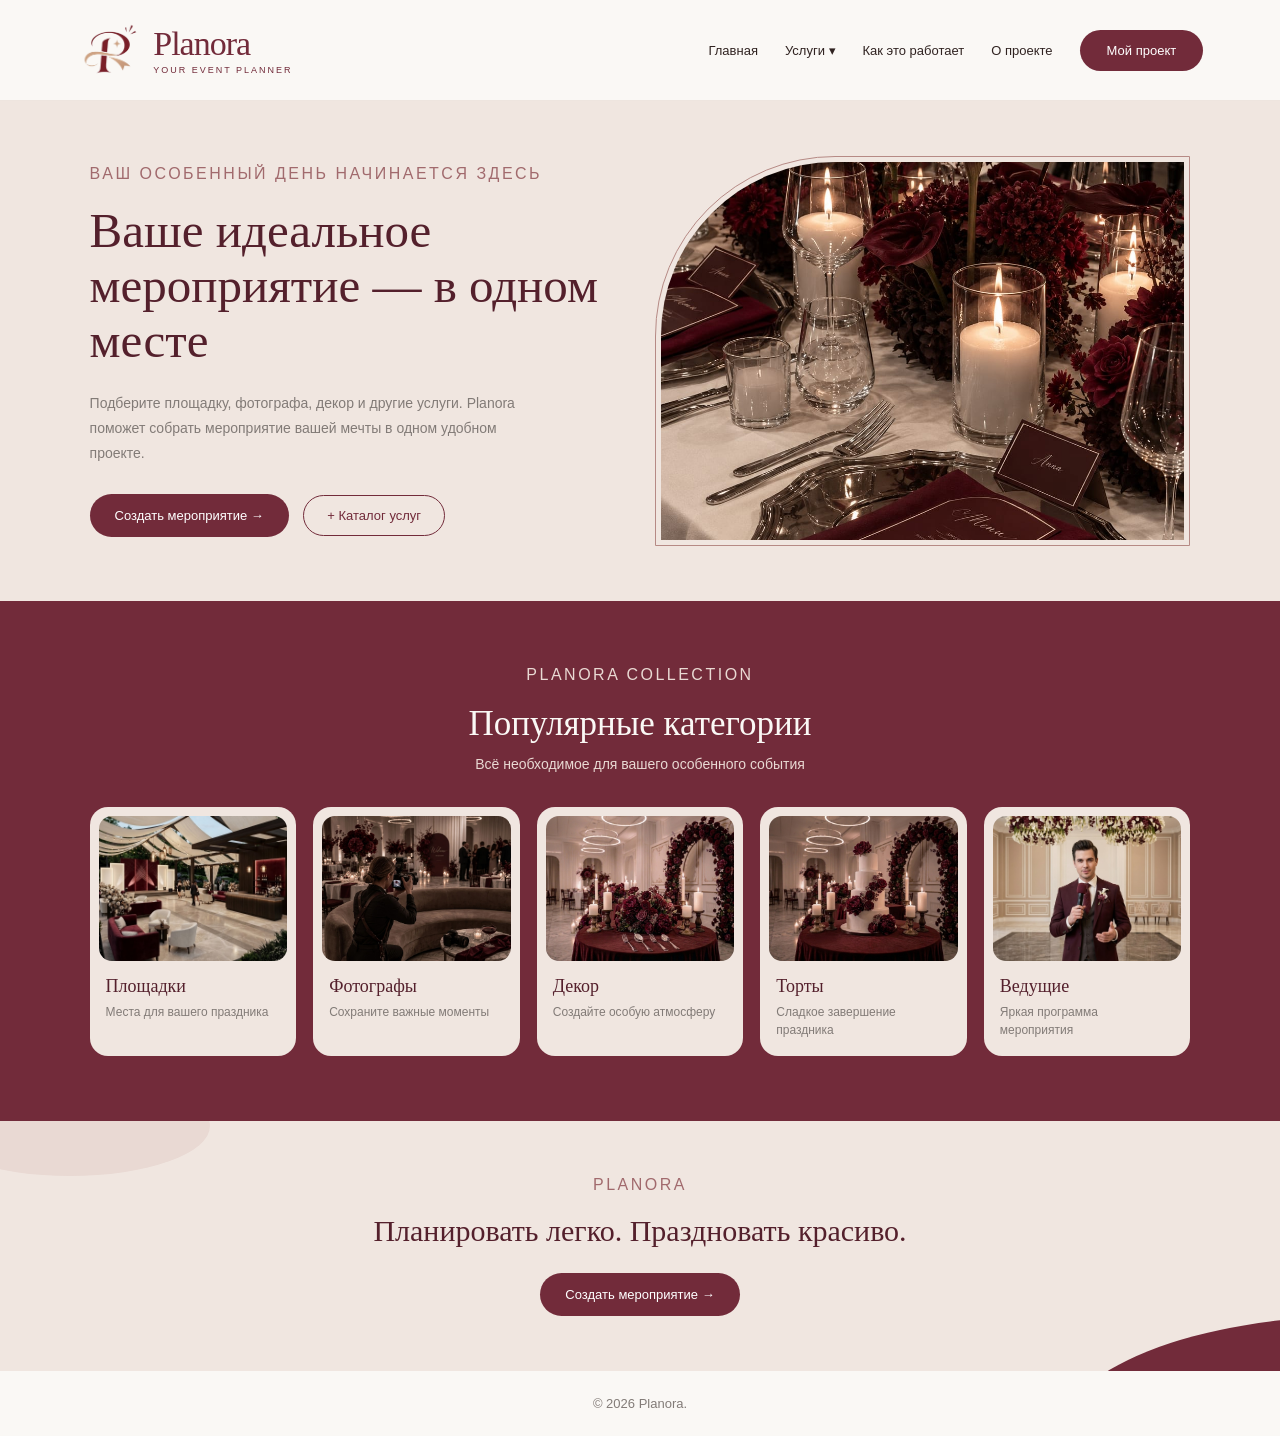
<file: index.html>
<!DOCTYPE html>
<html lang="ru">
<head>
    <meta charset="UTF-8">
    <meta name="viewport" content="width=device-width, initial-scale=1.0">
    <title>Planora — организация мероприятий</title>
    <link rel="stylesheet" href="style.css">
</head>
<body>

<header class="header">
        <a href="index.html" class="logo site-brand">
    <img src="images/logoo.png" alt="Planora логотип" class="site-brand-img"> 
        <span class="logo-text">
            <span class="logo-name">Planora</span>
            <span class="logo-caption">YOUR EVENT PLANNER</span>
        </span>
    </a>

    <nav>
        <a href="index.html">Главная</a>

        <div class="dropdown">
            <a href="catalog.html">Услуги ▾</a>

            <div class="dropdown-content">
                <a href="venues.html">Площадки</a>
                <a href="photographers.html">Фотографы</a>
                <a href="decor.html">Декор</a>
                <a href="cakes.html">Торты</a>
                <a href="hosts.html">Ведущие</a>
            </div>
        </div>

        <a href="how.html">Как это работает</a>
        <a href="about.html">О проекте</a>
        <a href="project.html" class="nav-project">Мой проект</a>
    </nav>

</header>

<main>

    <!-- ПЕРВЫЙ ЭКРАН -->

    <section class="hero">

        <div class="hero-content">

            <p class="subtitle">
                ВАШ ОСОБЕННЫЙ ДЕНЬ НАЧИНАЕТСЯ ЗДЕСЬ
            </p>

            <h1>
                Ваше идеальное мероприятие — в одном месте
            </h1>

            <p>
                Подберите площадку, фотографа, декор и другие услуги.
                Planora поможет собрать мероприятие вашей мечты
                в одном удобном проекте.
            </p>

            <a href="date.html" class="btn">
                Создать мероприятие →
            </a>

            <a href="catalog.html" class="btn-outline">
                + Каталог услуг
            </a>

        </div>

        <div class="hero-image">
            <img src="images/header.jpeg"
                 alt="Красивое оформление мероприятия">
        </div>

    </section>


    <!-- ПОПУЛЯРНЫЕ КАТЕГОРИИ -->

   <section class="section categories-bg">

        <div class="section-heading">

            <p class="subtitle">PLANORA COLLECTION</p>

            <h2>Популярные категории</h2>

            <p>
                Всё необходимое для вашего особенного события
            </p>

        </div>

        <div class="category-grid">

            <a href="venues.html" class="category-card">
                <img src="images/venue.jpeg" alt="Площадки">
                <h3>Площадки</h3>
                <p>Места для вашего праздника</p>
            </a>

            <a href="photographers.html" class="category-card">
                <img src="images/photographe.jpeg" alt="Фотографы">
                <h3>Фотографы</h3>
                <p>Сохраните важные моменты</p>
            </a>

            <a href="decor.html" class="category-card">
                <img src="images/decor.jpeg" alt="Декор">
                <h3>Декор</h3>
                <p>Создайте особую атмосферу</p>
            </a>

            <a href="cakes.html" class="category-card">
                <img src="images/cake.jpeg" alt="Торты">
                <h3>Торты</h3>
                <p>Сладкое завершение праздника</p>
            </a>

            <a href="hosts.html" class="category-card">
                <img src="images/vedushei.jpeg" alt="Ведущие">
                <h3>Ведущие</h3>
                <p>Яркая программа мероприятия</p>
            </a>

        </div>

    </section>


    <!-- НИЖНИЙ БЛОК -->

    <section class="bottom-banner">

        <p class="subtitle">PLANORA</p>

        <h2>
            Планировать легко. Праздновать красиво.
        </h2>

        <a href="date.html" class="btn">
            Создать мероприятие →
        </a>

    </section>

</main>

<footer>
    <p>©️ 2026 Planora.</p>
</footer>

</body>
</html>
</file>
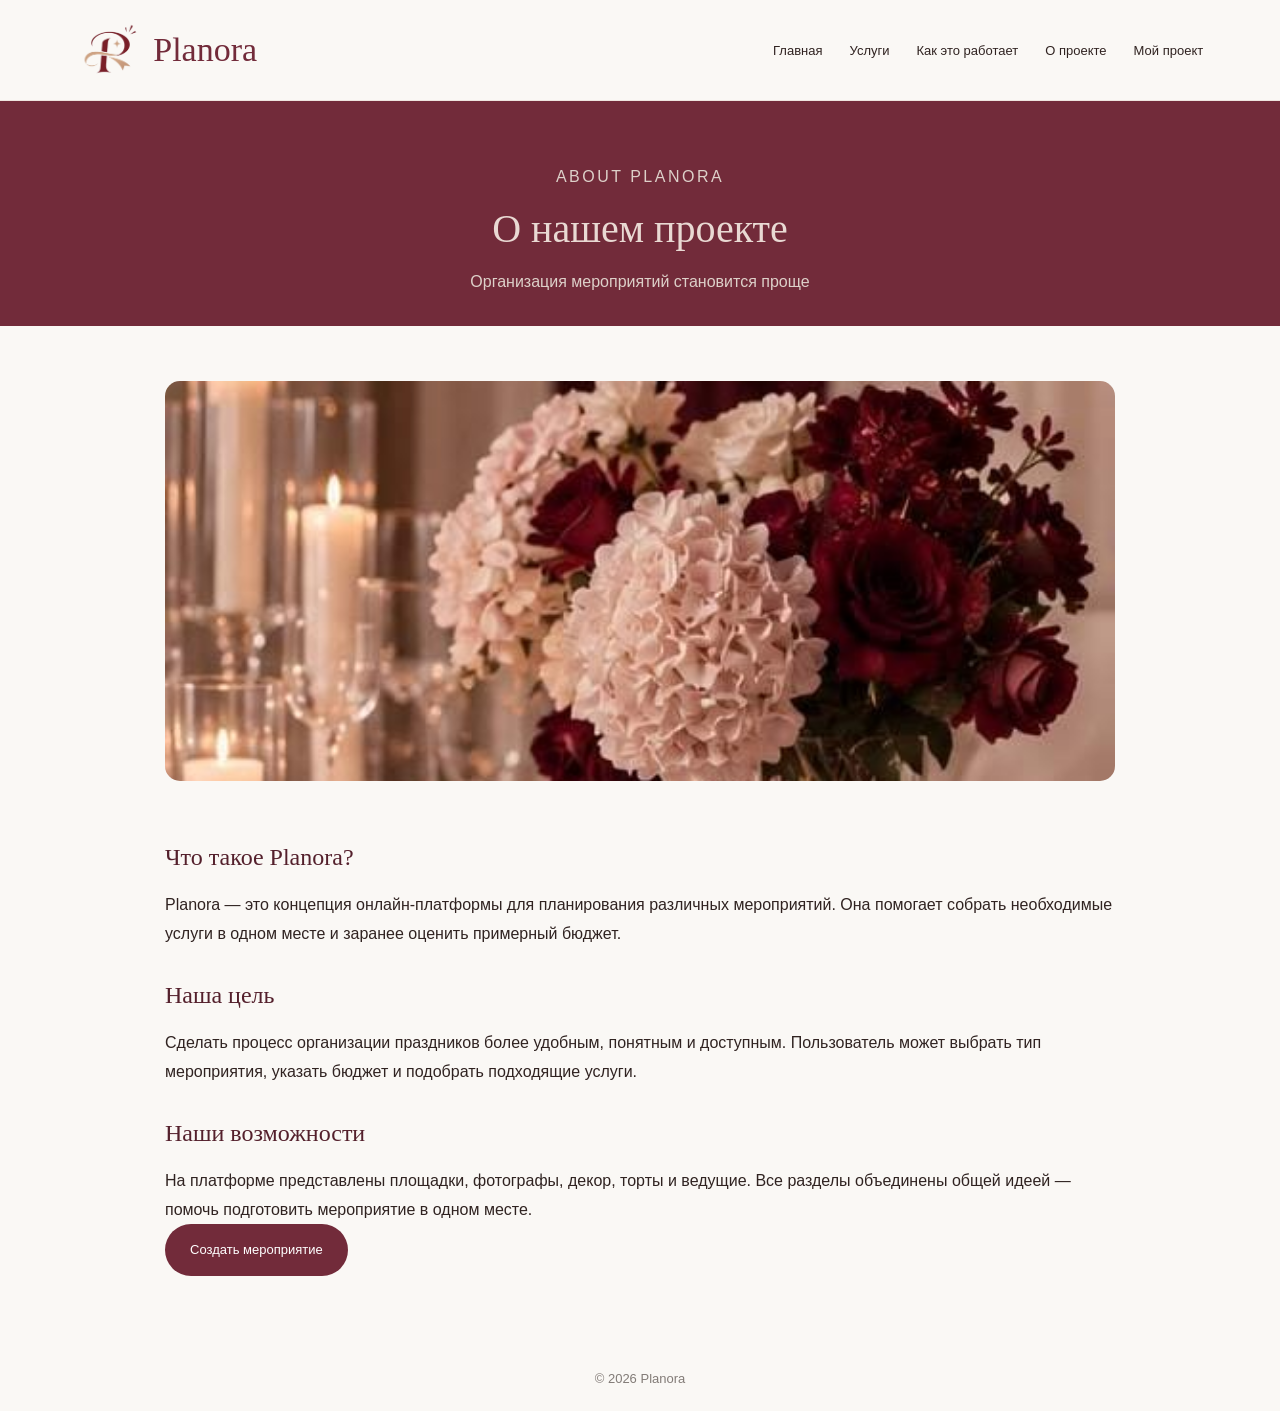
<file: about.html>
<!DOCTYPE html>
<html lang="ru">
<head>
    <meta charset="UTF-8">
    <meta name="viewport" content="width=device-width, initial-scale=1.0">
    <title>О проекте — Planora</title>
    <link rel="stylesheet" href="style.css">
</head>
<body>

<header class="header">
    <a href="index.html" class="logo site-brand">
        <img src="images/logoo.png" alt="Planora логотип" class="site-brand-img">
        <span>Planora</span>
    </a>
    <nav>
        <a href="index.html">Главная</a>
        <a href="catalog.html">Услуги</a>
        <a href="how.html">Как это работает</a>
        <a href="about.html">О проекте</a>
        <a href="project.html">Мой проект</a>
    </nav>
</header>

<section class="page-title">
    <p class="subtitle">ABOUT PLANORA</p>
    <h1>О нашем проекте</h1>
    <p>Организация мероприятий становится проще</p>
</section>

<section class="content">
    <img src="images/other.jpeg" alt="Атмосфера мероприятия">

    <h2>Что такое Planora?</h2>
    <p>
        Planora — это концепция онлайн-платформы для планирования
        различных мероприятий. Она помогает собрать необходимые
        услуги в одном месте и заранее оценить примерный бюджет.
    </p>

    <h2>Наша цель</h2>
    <p>
        Сделать процесс организации праздников более удобным,
        понятным и доступным. Пользователь может выбрать тип
        мероприятия, указать бюджет и подобрать подходящие услуги.
    </p>

    <h2>Наши возможности</h2>
    <p>
        На платформе представлены площадки, фотографы, декор,
        торты и ведущие. Все разделы объединены общей идеей —
        помочь подготовить мероприятие в одном месте.
    </p>

    <a href="date.html" class="btn">Создать мероприятие</a>
</section>

<footer><p>© 2026 Planora</p></footer>

</body>
</html>
</file>
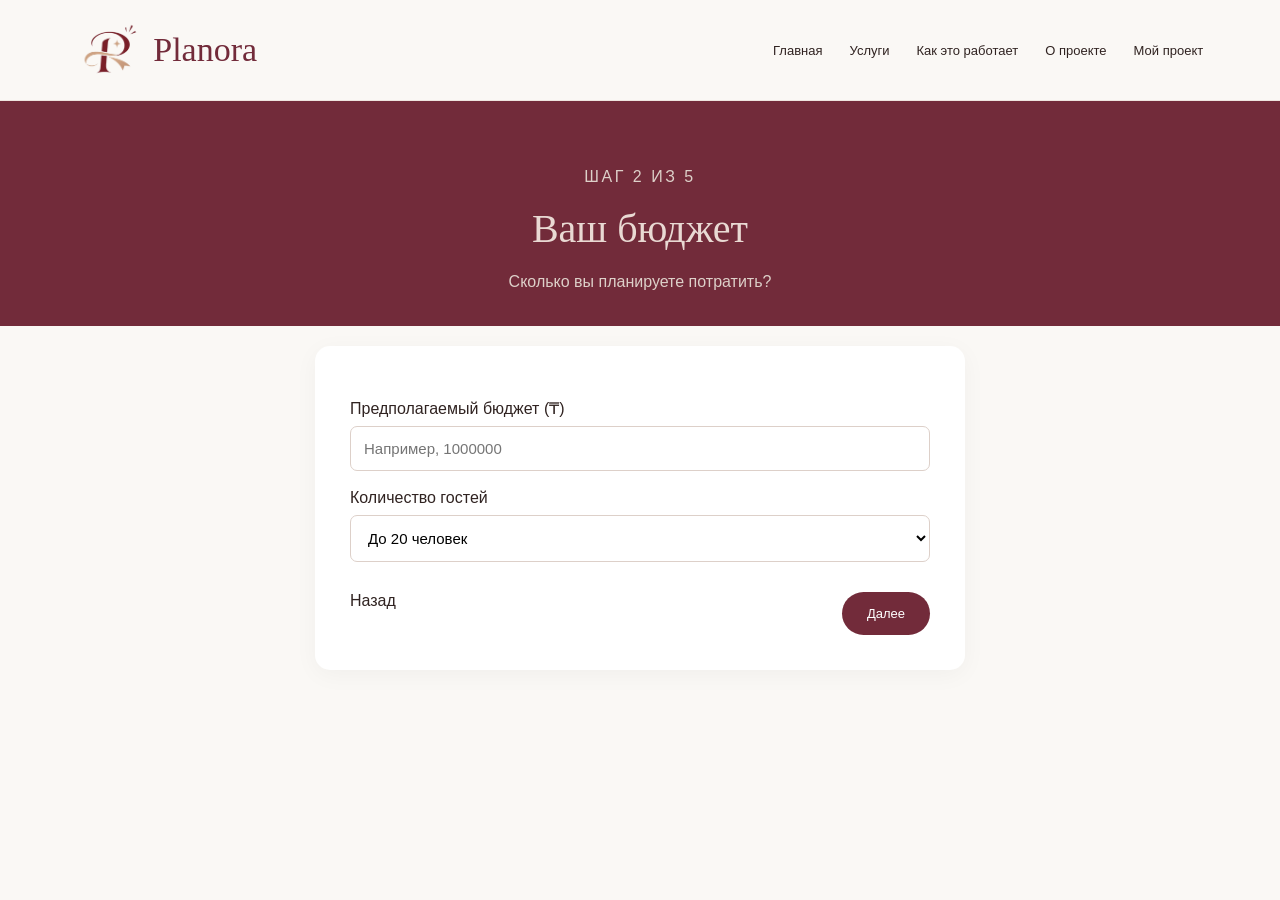
<file: budget.html>
<!DOCTYPE html>
<html lang="ru">
<head>
    <meta charset="UTF-8">
    <meta name="viewport" content="width=device-width, initial-scale=1.0">
    <title>Бюджет — Planora</title>
    <link rel="stylesheet" href="style.css">
</head>
<body>

<header class="header">
   <a href="index.html" class="logo site-brand">
        <img src="images/logoo.png" alt="Planora логотип" class="site-brand-img">
        <span>Planora</span>
    </a>
    <nav>
        <a href="index.html">Главная</a>
        <a href="catalog.html">Услуги</a>
        <a href="how.html">Как это работает</a>
        <a href="about.html">О проекте</a>
        <a href="project.html">Мой проект</a>
    </nav>
</header>

<section class="page-title">
    <p class="subtitle">ШАГ 2 ИЗ 5</p>
    <h1>Ваш бюджет</h1>
    <p>Сколько вы планируете потратить?</p>
</section>

<div class="form-card">
    <label>Предполагаемый бюджет (₸)</label>
    <input type="number" placeholder="Например, 1000000">

    <label>Количество гостей</label>
    <select>
        <option>До 20 человек</option>
        <option>20–50 человек</option>
        <option>50–100 человек</option>
        <option>Более 100 человек</option>
    </select>

    <div class="step-links">
        <a href="date.html">Назад</a>
        <a href="style.html" class="btn">Далее</a>
    </div>
</div>

</body>
</html>
</file>
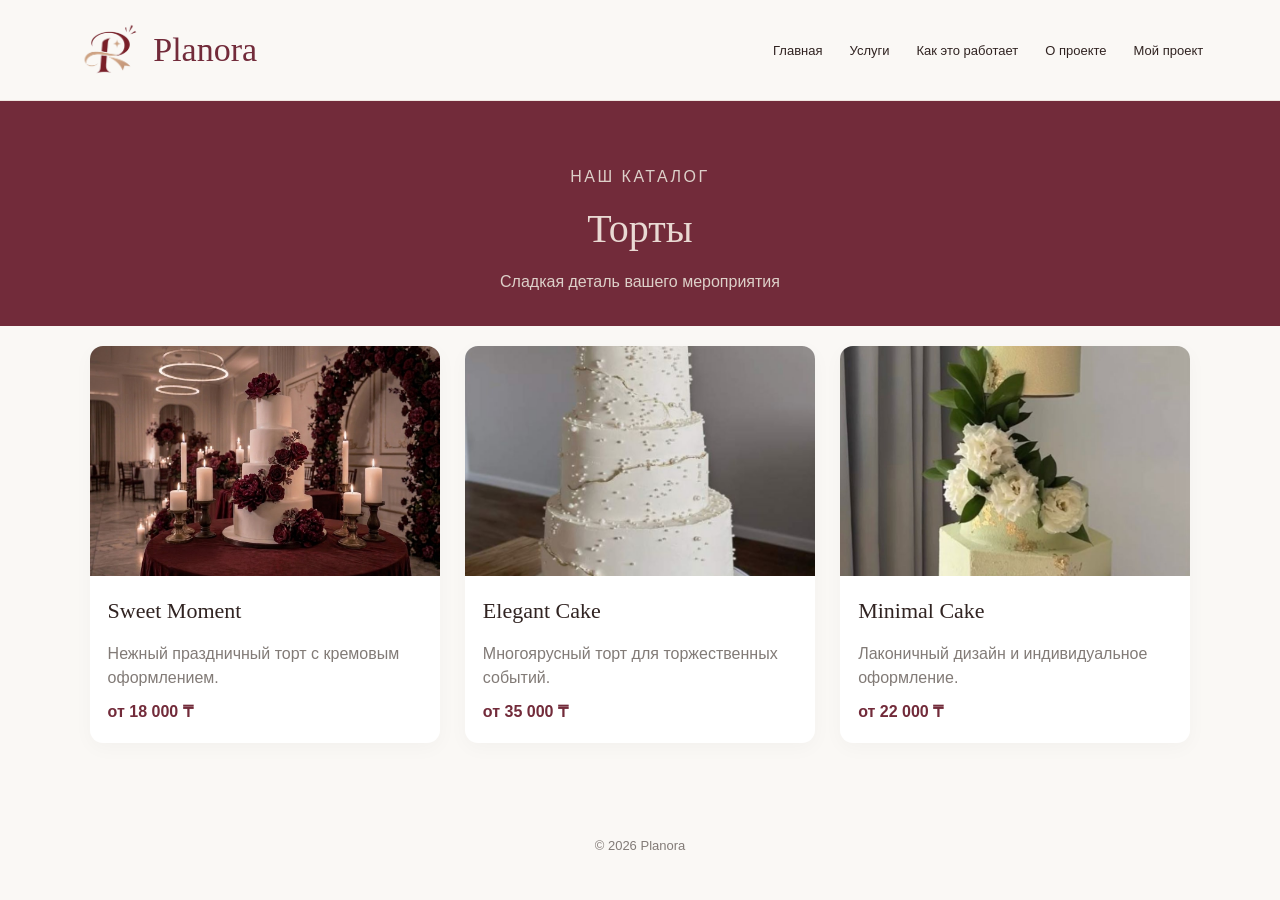
<file: cakes.html>
<!DOCTYPE html>
<html lang="ru">
<head>
<meta charset="UTF-8">
<meta name="viewport" content="width=device-width, initial-scale=1.0">
<title>Торты — Planora</title>
<link rel="stylesheet" href="style.css">
</head>
<body>
<header class="header">
<a href="index.html" class="logo site-brand">
        <img src="images/logoo.png" alt="Planora логотип" class="site-brand-img">
        <span>Planora</span>
    </a>
<nav>
<a href="index.html">Главная</a>
<a href="catalog.html">Услуги</a>
<a href="how.html">Как это работает</a>
<a href="about.html">О проекте</a>
<a href="project.html">Мой проект</a>
</nav>
</header>

<section class="page-title">
<p class="subtitle">НАШ КАТАЛОГ</p>
<h1>Торты</h1>
<p>Сладкая деталь вашего мероприятия</p>
</section>

<section class="cards">
<div class="service-card">
<img src="images/cake.jpeg" alt="Торт Sweet Moment">
<h3>Sweet Moment</h3>
<p>Нежный праздничный торт с кремовым оформлением.</p>
<div class="price">от 18 000 ₸</div>
</div>
<div class="service-card">
<img src="images/tortik.jpeg.jpeg" alt="Торт Elegant">
<h3>Elegant Cake</h3>
<p>Многоярусный торт для торжественных событий.</p>
<div class="price">от 35 000 ₸</div>
</div>
<div class="service-card">
<img src="images/cake5.jpeg.jpeg" alt="Торт Minimal">
<h3>Minimal Cake</h3>
<p>Лаконичный дизайн и индивидуальное оформление.</p>
<div class="price">от 22 000 ₸</div>
</div>
</section>

<footer><p>© 2026 Planora</p></footer>
</body>
</html>
</file>
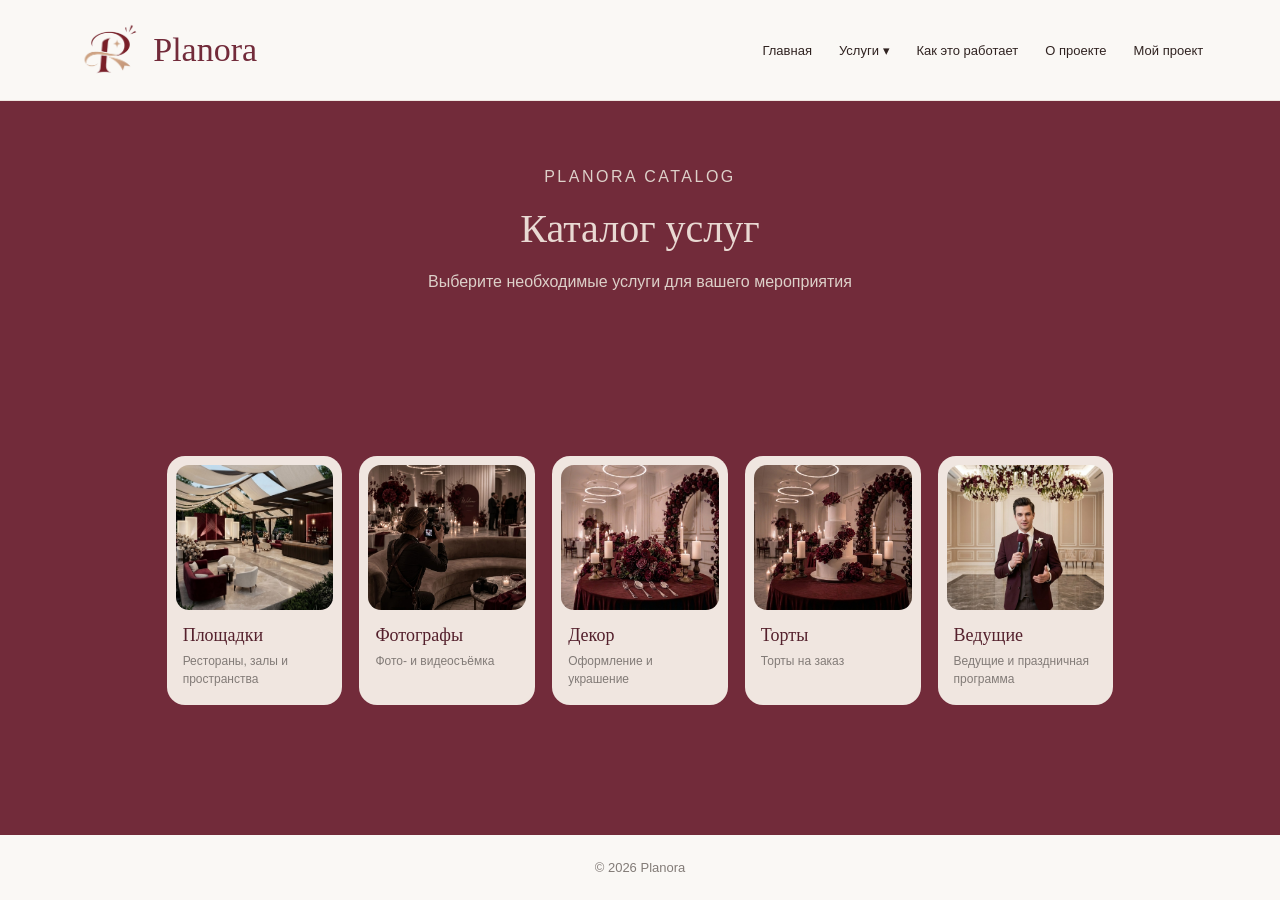
<file: catalog.html>
<!DOCTYPE html>
<html lang="ru">
<head>
    <meta charset="UTF-8">
    <meta name="viewport" content="width=device-width, initial-scale=1.0">
    <title>Каталог услуг — Planora</title>
    <link rel="stylesheet" href="style.css">
</head>
<body>
<header class="header">
   <a href="index.html" class="logo site-brand">
        <img src="images/logoo.png" alt="Planora логотип" class="site-brand-img">
        <span>Planora</span>
    </a>
    <nav>
        <a href="index.html">Главная</a>
        <div class="dropdown">
            <a href="catalog.html">Услуги ▾</a>
            <div class="dropdown-content">
                <a href="venues.html">Площадки</a>
                <a href="photographers.html">Фотографы</a>
                <a href="decor.html">Декор</a>
                <a href="cakes.html">Торты</a>
                <a href="hosts.html">Ведущие</a>
            </div>
        </div>
        <a href="how.html">Как это работает</a>
        <a href="about.html">О проекте</a>
        <a href="project.html">Мой проект</a>
    </nav>
</header>

<section class="page-title">
    <p class="subtitle">PLANORA CATALOG</p>
    <h1>Каталог услуг</h1>
    <p>Выберите необходимые услуги для вашего мероприятия</p>
</section>
<section class="section categories-bg">
<div class="services-bg">
<section class="category-grid section">
    <a href="venues.html" class="category-card">
        <img src="images/venue.jpeg" alt="Площадки">
        <h3>Площадки</h3>
        <p>Рестораны, залы и пространства</p>
    </a>
    <a href="photographers.html" class="category-card">
        <img src="images/photographe.jpeg" alt="Фотографы">
        <h3>Фотографы</h3>
        <p>Фото- и видеосъёмка</p>
    </a>
    <a href="decor.html" class="category-card">
        <img src="images/decor.jpeg" alt="Декор">
        <h3>Декор</h3>
        <p>Оформление и украшение</p>
    </a>
    <a href="cakes.html" class="category-card">
        <img src="images/cake.jpeg" alt="Торты">
        <h3>Торты</h3>
        <p>Торты на заказ</p>
    </a>
    <a href="hosts.html" class="category-card">
        <img src="images/vedushei.jpeg" alt="Ведущие">
        <h3>Ведущие</h3>
        <p>Ведущие и праздничная программа</p>
    </a>
</section>
</div>
</section>
<footer><p>© 2026 Planora</p></footer>
</body>
</html>
</file>
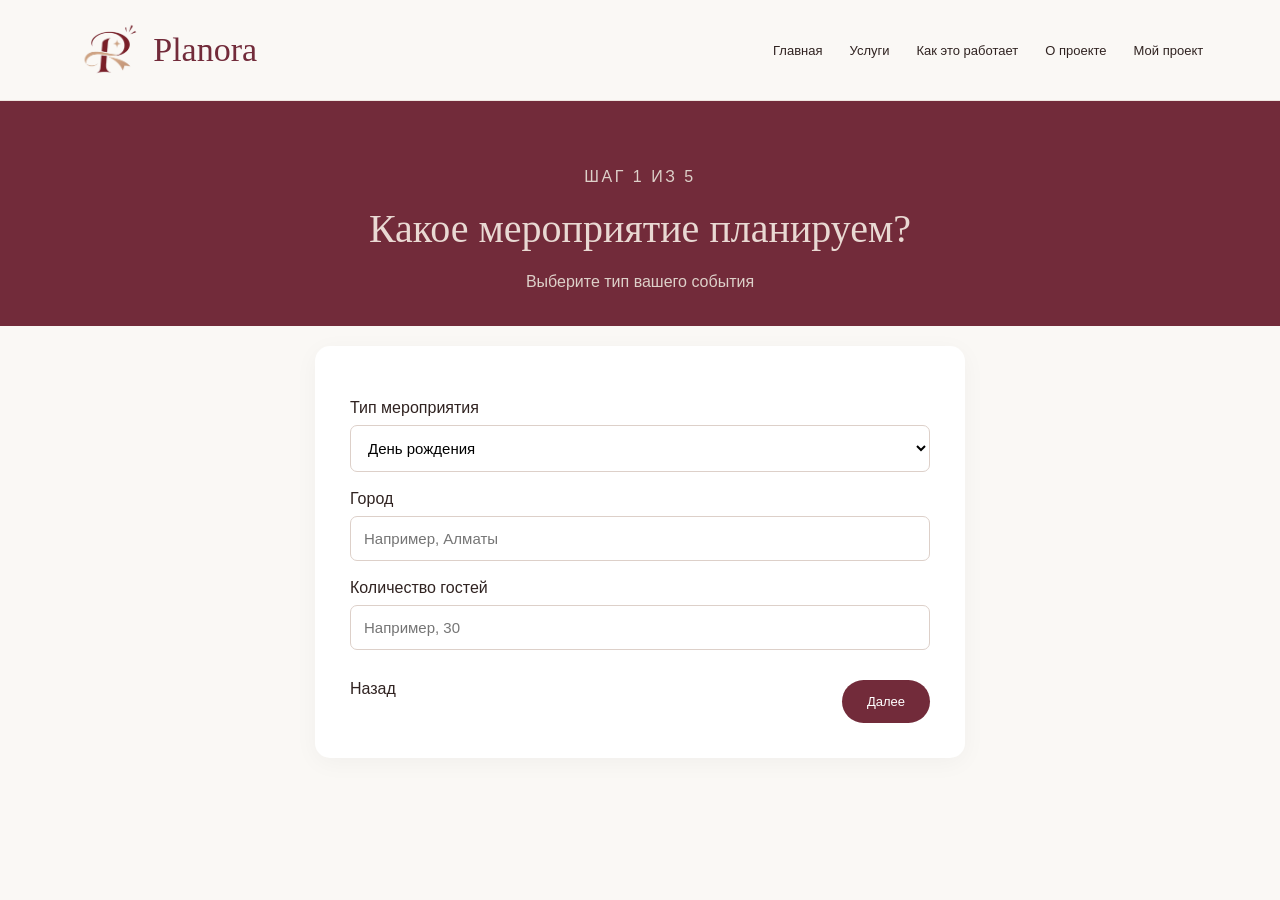
<file: date.html>
<!DOCTYPE html>
<html lang="ru">
<head>
    <meta charset="UTF-8">
    <meta name="viewport" content="width=device-width, initial-scale=1.0">
    <title>Создание мероприятия — Planora</title>
    <link rel="stylesheet" href="style.css">
</head>
<body>

<header class="header">
    <a href="index.html" class="logo site-brand">
        <img src="images/logoo.png" alt="Planora логотип" class="site-brand-img">
        <span>Planora</span>
    </a>
    <nav>
        <a href="index.html">Главная</a>
        <a href="catalog.html">Услуги</a>
        <a href="how.html">Как это работает</a>
        <a href="about.html">О проекте</a>
        <a href="project.html">Мой проект</a>
    </nav>
</header>

<section class="page-title">
    <p class="subtitle">ШАГ 1 ИЗ 5</p>
    <h1>Какое мероприятие планируем?</h1>
    <p>Выберите тип вашего события</p>
</section>

<div class="form-card">
    <label>Тип мероприятия</label>
    <select>
        <option>День рождения</option>
        <option>Свадьба</option>
        <option>Выпускной</option>
        <option>Корпоратив</option>
        <option>Другое</option>
    </select>

    <label>Город</label>
    <input type="text" placeholder="Например, Алматы">

    <label>Количество гостей</label>
    <input type="number" placeholder="Например, 30">

    <div class="step-links">
        <a href="index.html">Назад</a>
        <a href="budget.html" class="btn">Далее</a>
    </div>
</div>

</body>
</html>
</file>
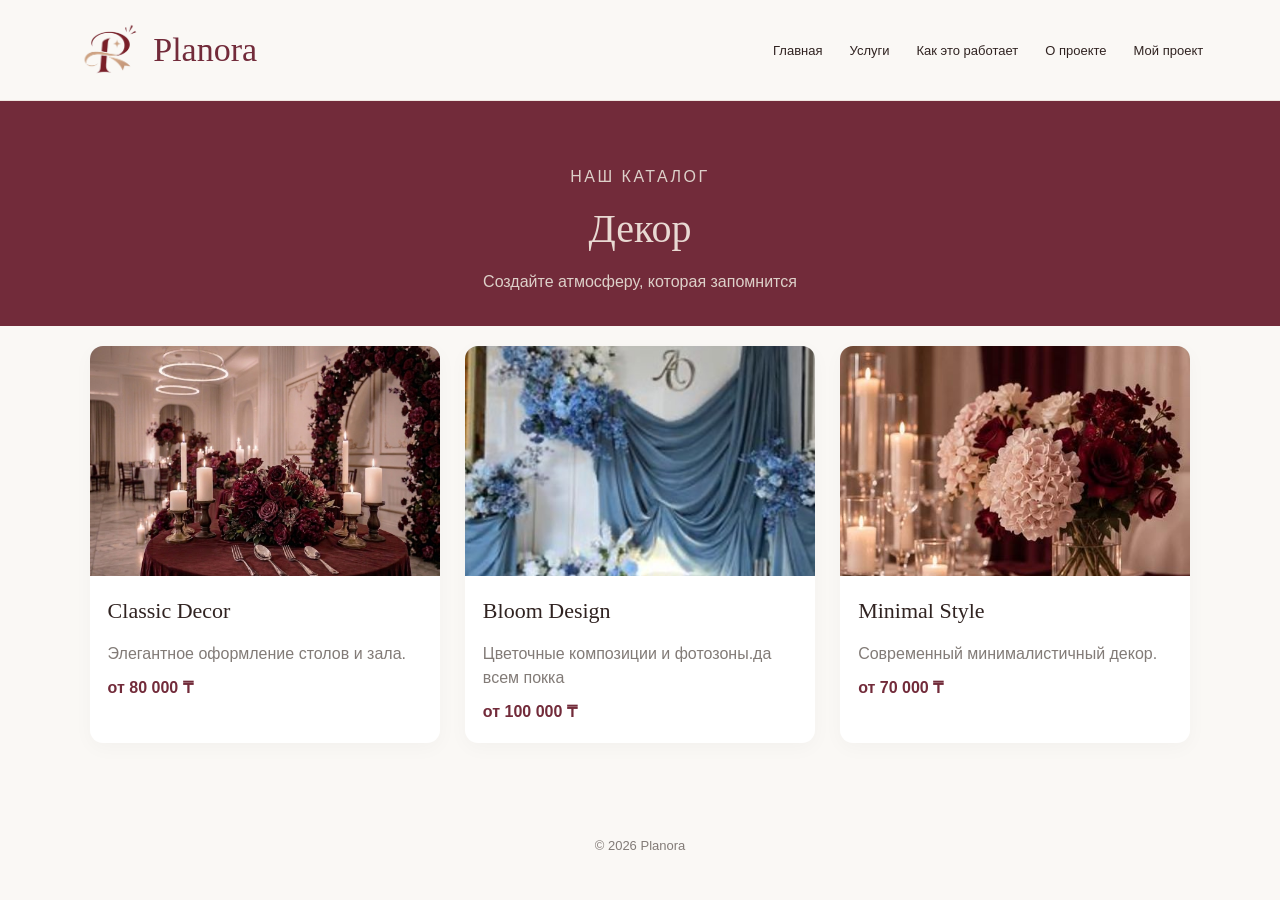
<file: decor.html>
<!DOCTYPE html>
<html lang="ru">
<head>
<meta charset="UTF-8">
<meta name="viewport" content="width=device-width, initial-scale=1.0">
<title>Декор — Planora</title>
<link rel="stylesheet" href="style.css">
</head>
<body>
<header class="header">
<a href="index.html" class="logo site-brand">
        <img src="images/logoo.png" alt="Planora логотип" class="site-brand-img">
        <span>Planora</span>
    </a>
<nav>
<a href="index.html">Главная</a>
<a href="catalog.html">Услуги</a>
<a href="how.html">Как это работает</a>
<a href="about.html">О проекте</a>
<a href="project.html">Мой проект</a>
</nav>
</header>

<section class="page-title">
<p class="subtitle">НАШ КАТАЛОГ</p>
<h1>Декор</h1>
<p>Создайте атмосферу, которая запомнится</p>
</section>

<section class="cards">
<div class="service-card">
<img src="images/decor.jpeg" alt="Декор Classic">
<h3>Classic Decor</h3>
<p>Элегантное оформление столов и зала.</p>
<div class="price">от 80 000 ₸</div>
</div>
<div class="service-card">
<img src="images/venue blue.jpeg" alt="Декор Bloom">
<h3>Bloom Design</h3>
<p>Цветочные композиции и фотозоны.да всем покка</p>
<div class="price">от 100 000 ₸</div>
</div>
<div class="service-card">
<img src="images/other.jpeg" alt="Декор Minimal">
<h3>Minimal Style</h3>
<p>Современный минималистичный декор.</p>
<div class="price">от 70 000 ₸</div>
</div>
</section>

<footer><p>© 2026 Planora</p></footer>
</body>
</html>
</file>
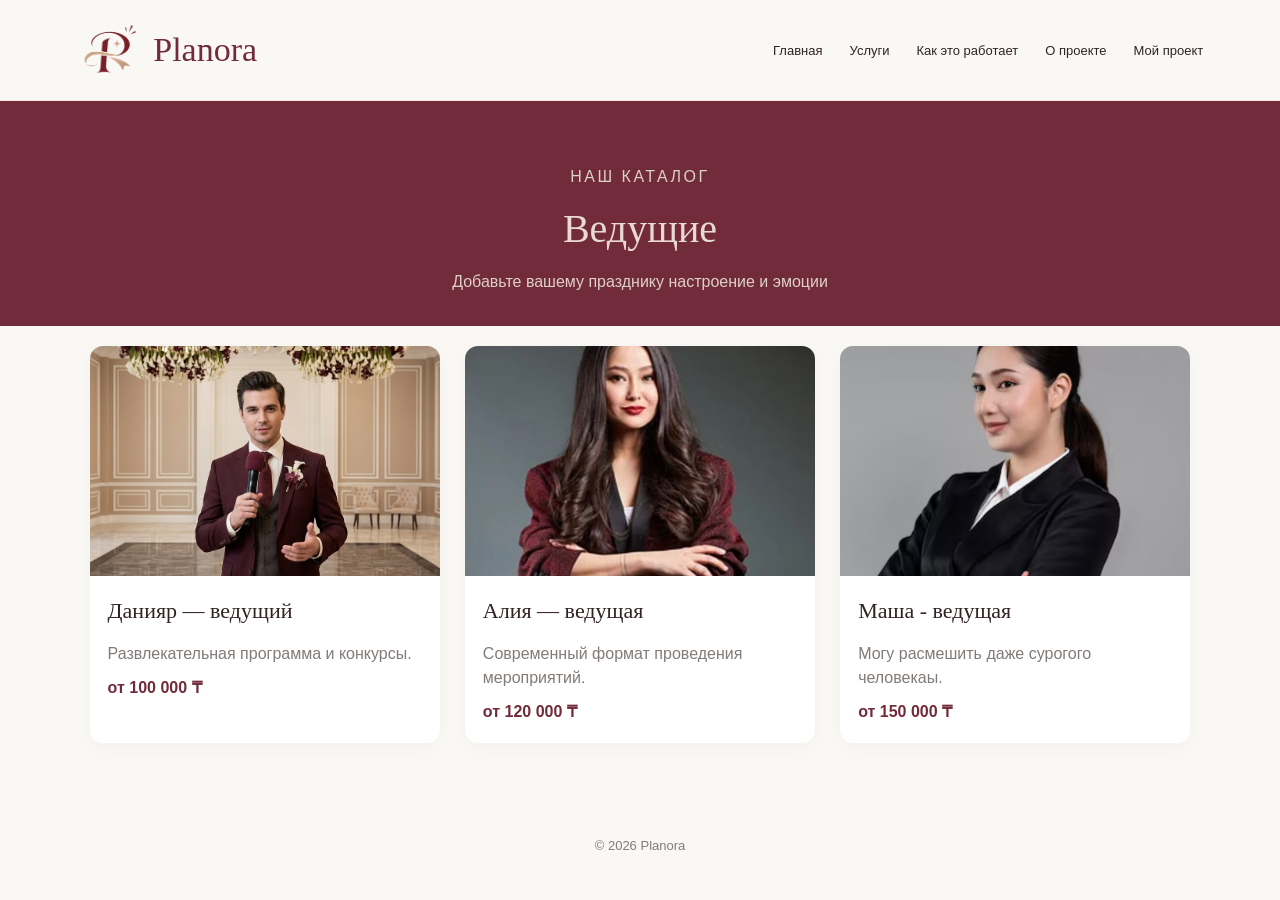
<file: hosts.html>
<!DOCTYPE html>
<html lang="ru">
<head>
<meta charset="UTF-8">
<meta name="viewport" content="width=device-width, initial-scale=1.0">
<title>Ведущие — Planora</title>
<link rel="stylesheet" href="style.css">
</head>
<body>
<header class="header">
<a href="index.html" class="logo site-brand">
        <img src="images/logoo.png" alt="Planora логотип" class="site-brand-img">
        <span>Planora</span>
    </a>
<nav>
<a href="index.html">Главная</a>
<a href="catalog.html">Услуги</a>
<a href="how.html">Как это работает</a>
<a href="about.html">О проекте</a>
<a href="project.html">Мой проект</a>
</nav>
</header>

<section class="page-title">
<p class="subtitle">НАШ КАТАЛОГ</p>
<h1>Ведущие</h1>
<p>Добавьте вашему празднику настроение и эмоции</p>
</section>

<section class="cards">
<div class="service-card">
<img src="images/vedushei.jpeg" alt="Ведущий Данияр">
<h3>Данияр — ведущий</h3>
<p>Развлекательная программа и конкурсы.</p>
<div class="price">от 100 000 ₸</div>
</div>
<div class="service-card">
<img src="images/krasnivedusi.jpeg.jpeg" alt="Ведущая Алия">
<h3>Алия — ведущая</h3>
<p>Современный формат проведения мероприятий.</p>
<div class="price">от 120 000 ₸</div>
</div>
<div class="service-card">
<img src="images/vedushivcostume.jpeg.jpeg" alt="Event Team">
<h3>Маша - ведущая</h3>
<p>Могу расмешить даже сурогого человекаы.</p>
<div class="price">от 150 000 ₸</div>
</div>
</section>

<footer><p>© 2026 Planora</p></footer>
</body>
</html>
</file>
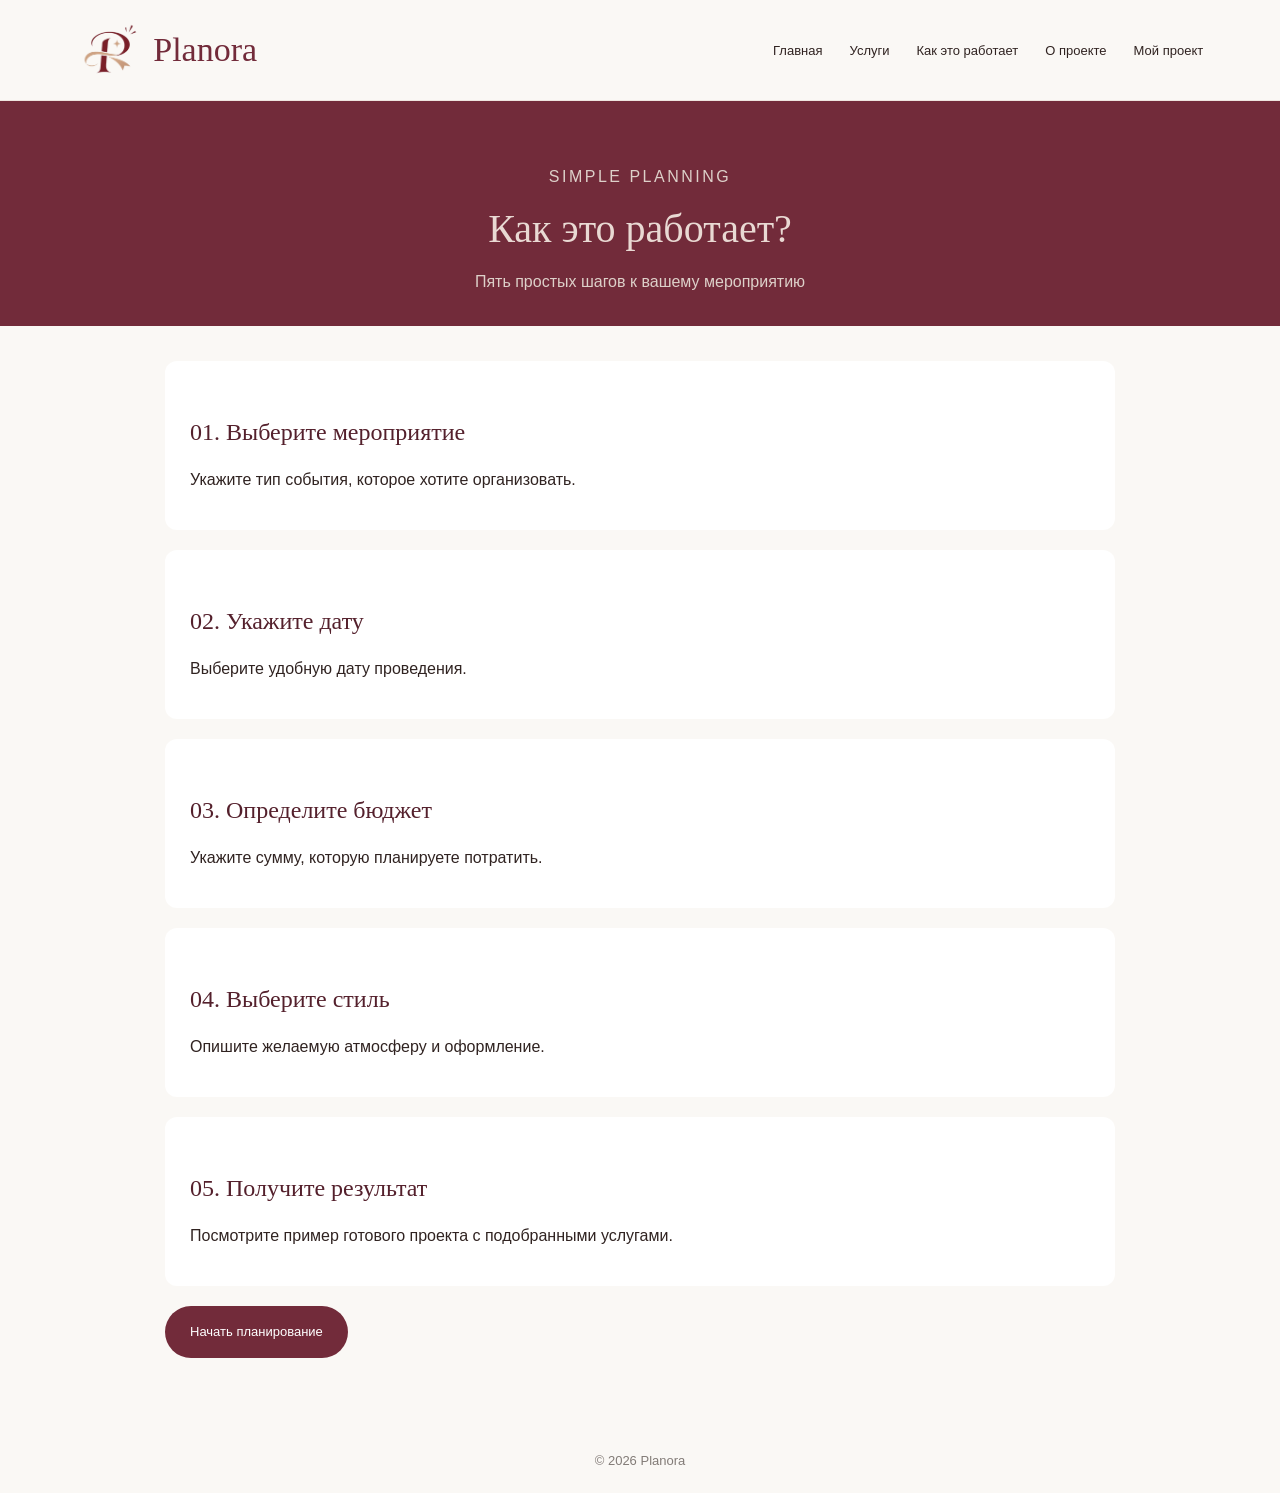
<file: how.html>
<!DOCTYPE html>
<html lang="ru">
<head>
    <meta charset="UTF-8">
    <meta name="viewport" content="width=device-width, initial-scale=1.0">
    <title>Как это работает — Planora</title>
    <link rel="stylesheet" href="style.css">
</head>
<body>

<header class="header">
    <a href="index.html" class="logo site-brand">
        <img src="images/logoo.png" alt="Planora логотип" class="site-brand-img">
        <span>Planora</span>
    </a>
    <nav>
        <a href="index.html">Главная</a>
        <a href="catalog.html">Услуги</a>
        <a href="how.html">Как это работает</a>
        <a href="about.html">О проекте</a>
        <a href="project.html">Мой проект</a>
    </nav>
</header>

<section class="page-title">
    <p class="subtitle">SIMPLE PLANNING</p>
    <h1>Как это работает?</h1>
    <p>Пять простых шагов к вашему мероприятию</p>
</section>

<section class="content">
    <div class="project-info">
        <h2>01. Выберите мероприятие</h2>
        <p>Укажите тип события, которое хотите организовать.</p>
    </div>

    <div class="project-info">
        <h2>02. Укажите дату</h2>
        <p>Выберите удобную дату проведения.</p>
    </div>

    <div class="project-info">
        <h2>03. Определите бюджет</h2>
        <p>Укажите сумму, которую планируете потратить.</p>
    </div>

    <div class="project-info">
        <h2>04. Выберите стиль</h2>
        <p>Опишите желаемую атмосферу и оформление.</p>
    </div>

    <div class="project-info">
        <h2>05. Получите результат</h2>
        <p>Посмотрите пример готового проекта с подобранными услугами.</p>
    </div>

    <a href="date.html" class="btn">Начать планирование</a>
</section>

<footer><p>© 2026 Planora</p></footer>

</body>
</html>
</file>
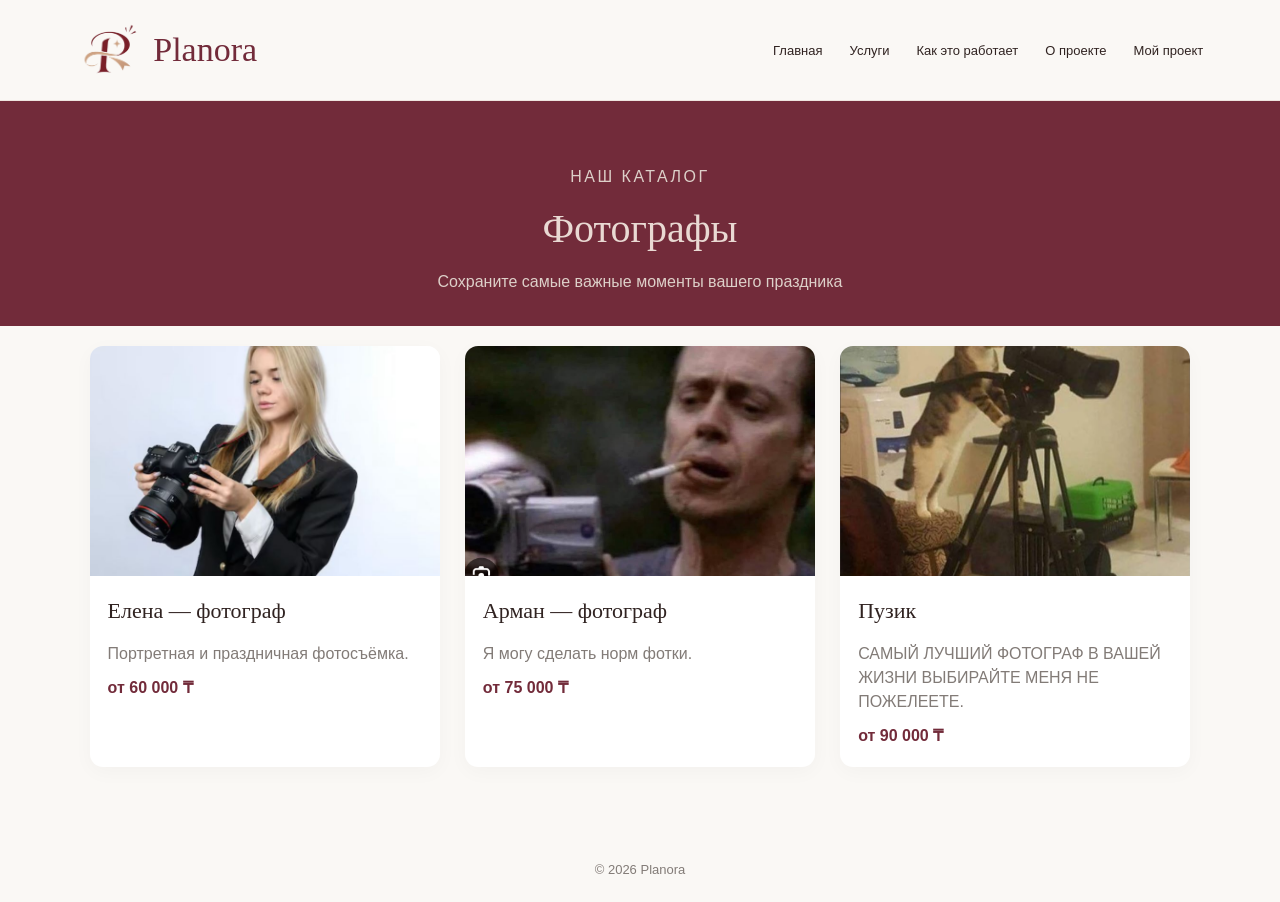
<file: photographers.html>
<!DOCTYPE html>
<html lang="ru">
<head>
<meta charset="UTF-8">
<meta name="viewport" content="width=device-width, initial-scale=1.0">
<title>Фотографы — Planora</title>
<link rel="stylesheet" href="style.css">
</head>
<body>
<header class="header">
<a href="index.html" class="logo site-brand">
        <img src="images/logoo.png" alt="Planora логотип" class="site-brand-img">
        <span>Planora</span>
    </a>
<nav>
<a href="index.html">Главная</a>
<a href="catalog.html">Услуги</a>
<a href="how.html">Как это работает</a>
<a href="about.html">О проекте</a>
<a href="project.html">Мой проект</a>
</nav>
</header>

<section class="page-title">
<p class="subtitle">НАШ КАТАЛОГ</p>
<h1>Фотографы</h1>
<p>Сохраните самые важные моменты вашего праздника</p>
</section>

<section class="cards">
<div class="service-card">
<img src="images/photoshop.jpeg.jpeg" alt="Фотограф Елена">
<h3>Елена — фотограф</h3>
<p>Портретная и праздничная фотосъёмка.</p>
<div class="price">от 60 000 ₸</div>
</div>
<div class="service-card">
<img src="images/operator.jpeg" alt="Фотограф Арман">
<h3>Арман — фотограф</h3>
<p>Я могу сделать норм фотки.</p>
<div class="price">от 75 000 ₸</div>
</div>
<div class="service-card">
<img src="images/pusicpgotograpg.jpeg.jpeg" alt="Фотограф Studio">
<h3>Пузик</h3>
<p>САМЫЙ ЛУЧШИЙ ФОТОГРАФ В ВАШЕЙ ЖИЗНИ ВЫБИРАЙТЕ МЕНЯ НЕ ПОЖЕЛЕЕТЕ.</p>
<div class="price">от 90 000 ₸</div>
</div>
</section>

<footer><p>© 2026 Planora</p></footer>
</body>
</html>
</file>
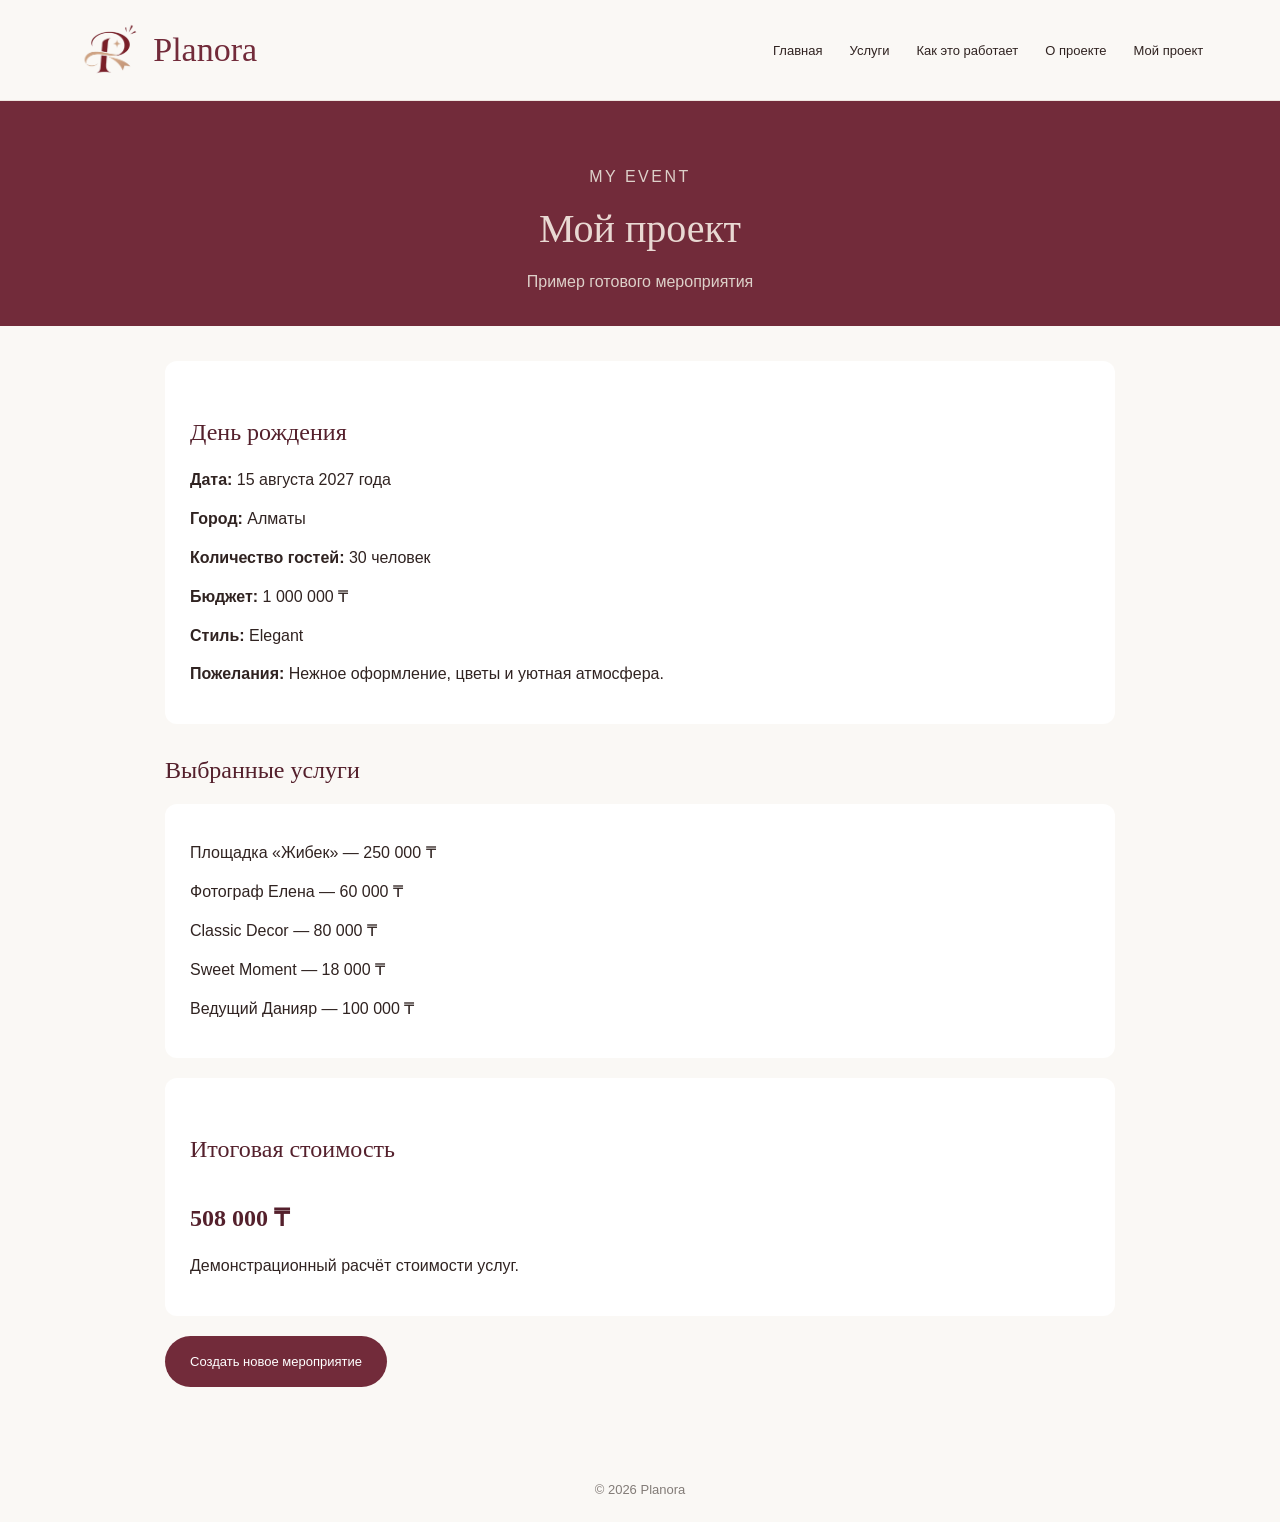
<file: project.html>
<!DOCTYPE html>
<html lang="ru">
<head>
    <meta charset="UTF-8">
    <meta name="viewport" content="width=device-width, initial-scale=1.0">
    <title>Мой проект — Planora</title>
    <link rel="stylesheet" href="style.css">
</head>
<body>

<header class="header">
   <a href="index.html" class="logo site-brand">
        <img src="images/logoo.png" alt="Planora логотип" class="site-brand-img">
        <span>Planora</span>
    </a>
    <nav>
        <a href="index.html">Главная</a>
        <a href="catalog.html">Услуги</a>
        <a href="how.html">Как это работает</a>
        <a href="about.html">О проекте</a>
        <a href="project.html">Мой проект</a>
    </nav>
</header>

<section class="page-title">
    <p class="subtitle">MY EVENT</p>
    <h1>Мой проект</h1>
    <p>Пример готового мероприятия</p>
</section>

<section class="content">
    <div class="project-info">
        <h2>День рождения</h2>
        <p><b>Дата:</b> 15 августа 2027 года</p>
        <p><b>Город:</b> Алматы</p>
        <p><b>Количество гостей:</b> 30 человек</p>
        <p><b>Бюджет:</b> 1 000 000 ₸</p>
        <p><b>Стиль:</b> Elegant</p>
        <p><b>Пожелания:</b> Нежное оформление, цветы и уютная атмосфера.</p>
    </div>

    <h2>Выбранные услуги</h2>

    <div class="project-info">
        <p>Площадка «Жибек» — 250 000 ₸</p>
        <p>Фотограф Елена — 60 000 ₸</p>
        <p>Classic Decor — 80 000 ₸</p>
        <p>Sweet Moment — 18 000 ₸</p>
        <p>Ведущий Данияр — 100 000 ₸</p>
    </div>

    <div class="project-info">
        <h2>Итоговая стоимость</h2>
        <h2 class="price">508 000 ₸</h2>
        <p>Демонстрационный расчёт стоимости услуг.</p>
    </div>

    <a href="date.html" class="btn">Создать новое мероприятие</a>
</section>

<footer><p>© 2026 Planora</p></footer>

</body>
</html>
</file>
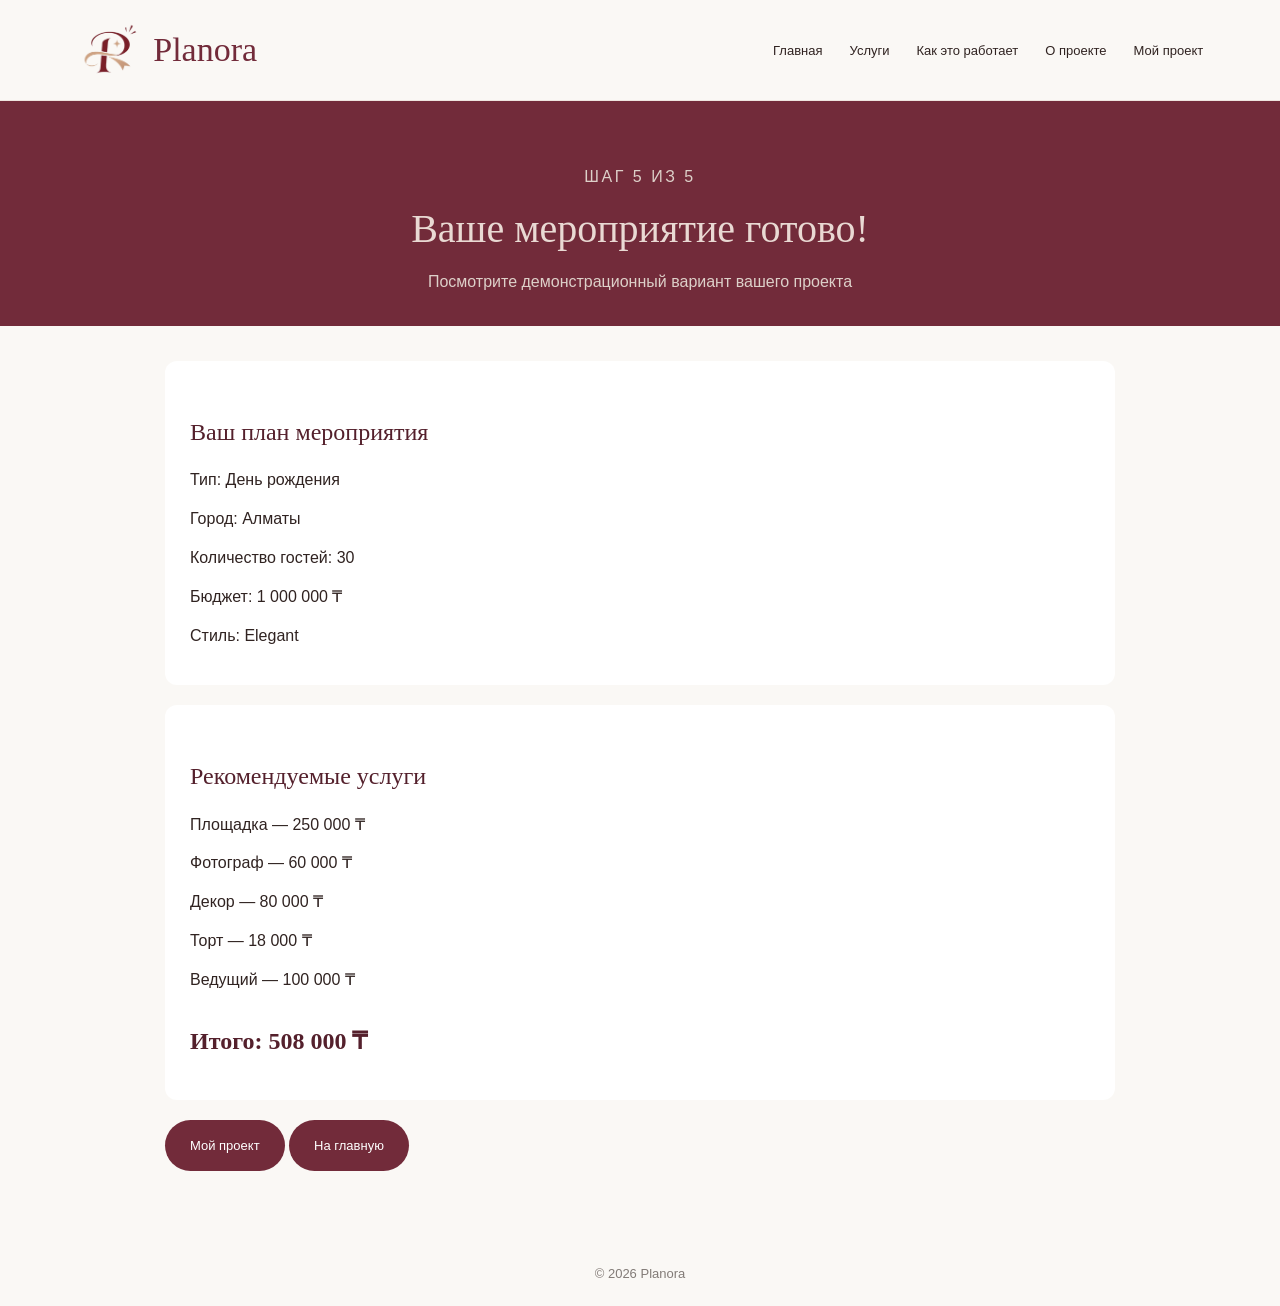
<file: result.html>
<!DOCTYPE html>
<html lang="ru">
<head>
    <meta charset="UTF-8">
    <meta name="viewport" content="width=device-width, initial-scale=1.0">
    <title>Результат — Planora</title>
    <link rel="stylesheet" href="style.css">
</head>
<body>

<header class="header">
    <a href="index.html" class="logo site-brand">
        <img src="images/logoo.png" alt="Planora логотип" class="site-brand-img">
        <span>Planora</span>
    </a>
    <nav>
        <a href="index.html">Главная</a>
        <a href="catalog.html">Услуги</a>
        <a href="how.html">Как это работает</a>
        <a href="about.html">О проекте</a>
        <a href="project.html">Мой проект</a>
    </nav>
</header>

<section class="page-title">
    <p class="subtitle">ШАГ 5 ИЗ 5</p>
    <h1>Ваше мероприятие готово!</h1>
    <p>Посмотрите демонстрационный вариант вашего проекта</p>
</section>

<section class="content">
    <div class="project-info">
        <h2>Ваш план мероприятия</h2>
        <p>Тип: День рождения</p>
        <p>Город: Алматы</p>
        <p>Количество гостей: 30</p>
        <p>Бюджет: 1 000 000 ₸</p>
        <p>Стиль: Elegant</p>
    </div>

    <div class="project-info">
        <h2>Рекомендуемые услуги</h2>
        <p>Площадка — 250 000 ₸</p>
        <p>Фотограф — 60 000 ₸</p>
        <p>Декор — 80 000 ₸</p>
        <p>Торт — 18 000 ₸</p>
        <p>Ведущий — 100 000 ₸</p>
        <h2 class="price">Итого: 508 000 ₸</h2>
    </div>

    <a href="project.html" class="btn">Мой проект</a>
    <a href="index.html" class="btn">На главную</a>
</section>

<footer><p>© 2026 Planora</p></footer>

</body>
</html>
</file>
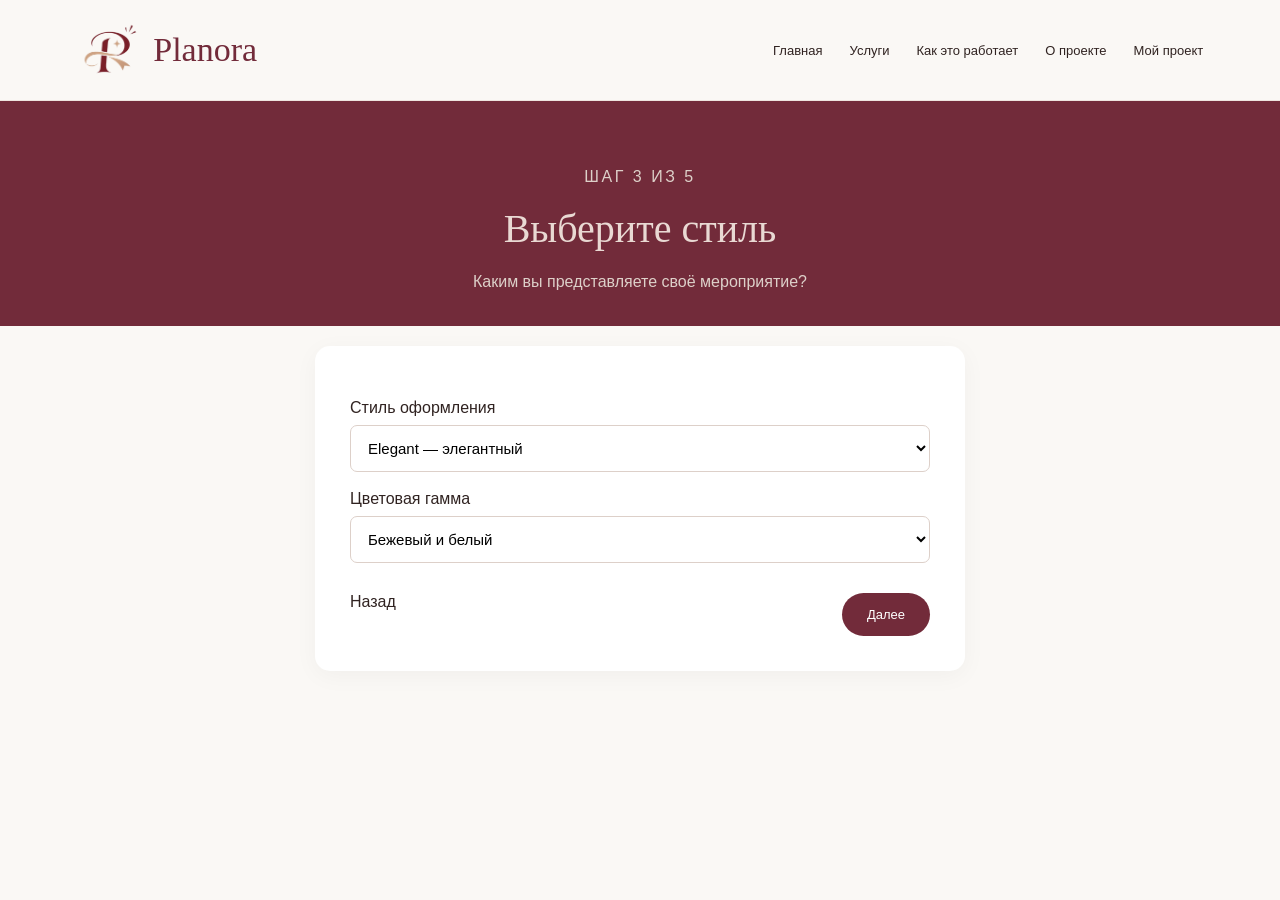
<file: style.html>
<!DOCTYPE html>
<html lang="ru">
<head>
    <meta charset="UTF-8">
    <meta name="viewport" content="width=device-width, initial-scale=1.0">
    <title>Стиль мероприятия — Planora</title>
    <link rel="stylesheet" href="style.css">
</head>
<body>

<header class="header">
    <a href="index.html" class="logo site-brand">
        <img src="images/logoo.png" alt="Planora логотип" class="site-brand-img">
        <span>Planora</span>
    </a>
    <nav>
        <a href="index.html">Главная</a>
        <a href="catalog.html">Услуги</a>
        <a href="how.html">Как это работает</a>
        <a href="about.html">О проекте</a>
        <a href="project.html">Мой проект</a>
    </nav>
</header>

<section class="page-title">
    <p class="subtitle">ШАГ 3 ИЗ 5</p>
    <h1>Выберите стиль</h1>
    <p>Каким вы представляете своё мероприятие?</p>
</section>

<div class="form-card">
    <label>Стиль оформления</label>
    <select>
        <option>Elegant — элегантный</option>
        <option>Minimal — минималистичный</option>
        <option>Classic — классический</option>
        <option>Modern — современный</option>
        <option>Romantic — романтичный</option>
    </select>

    <label>Цветовая гамма</label>
    <select>
        <option>Бежевый и белый</option>
        <option>Бордовый и золотой</option>
        <option>Розовый и белый</option>
        <option>Зелёный и кремовый</option>
        <option>Другое</option>
    </select>

    <div class="step-links">
        <a href="budget.html">Назад</a>
        <a href="wishes.html" class="btn">Далее</a>
    </div>
</div>

</body>
</html>
</file>
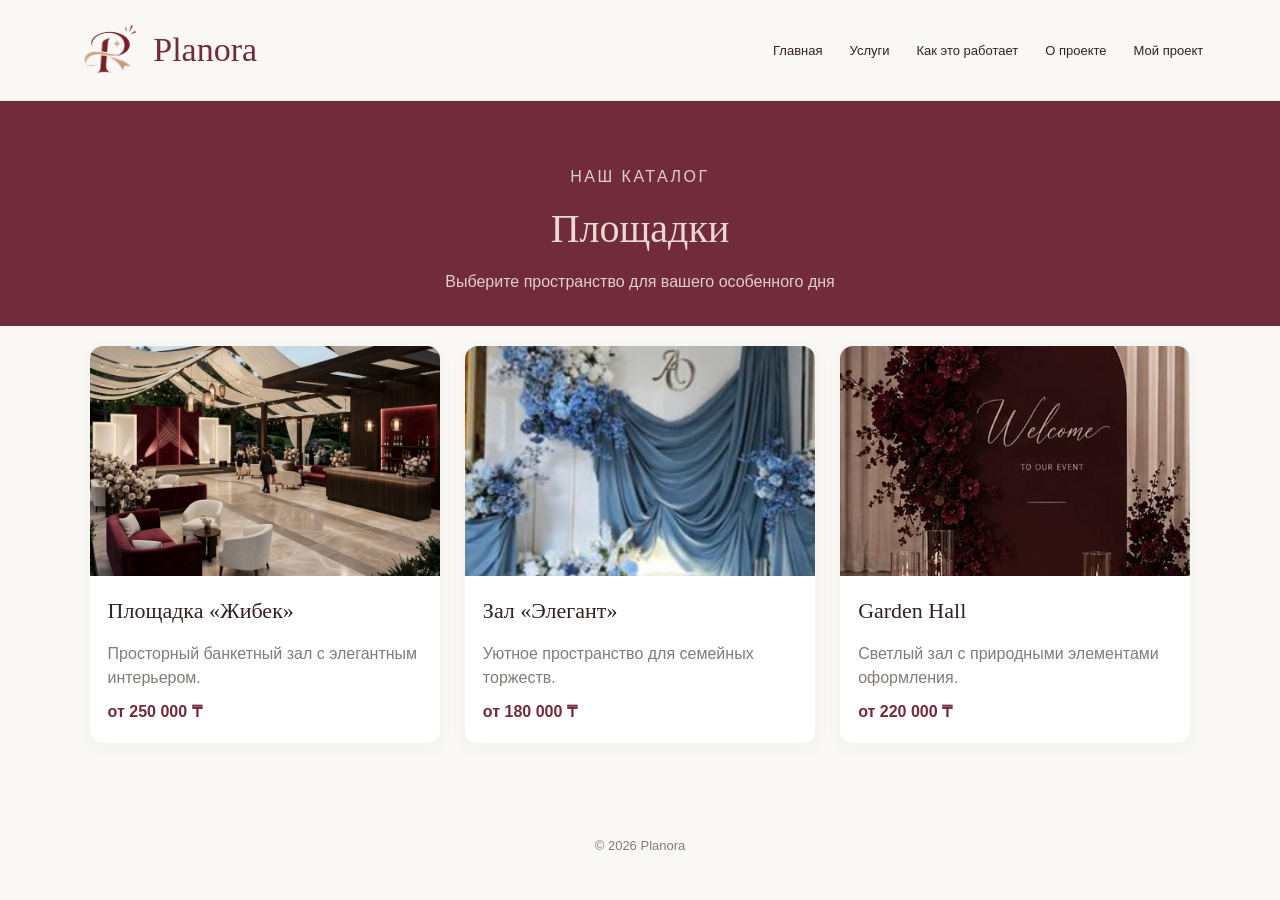
<file: venues.html>
<!DOCTYPE html>
<html lang="ru">
<head>
    <meta charset="UTF-8">
    <meta name="viewport" content="width=device-width, initial-scale=1.0">
    <title>Площадки — Planora</title>
    <link rel="stylesheet" href="style.css">
</head>
<body>
<header class="header">
    <a href="index.html" class="logo site-brand">
        <img src="images/logoo.png" alt="Planora логотип" class="site-brand-img">
        <span>Planora</span>
    </a>
    <nav>
        <a href="index.html">Главная</a>
        <a href="catalog.html">Услуги</a>
        <a href="how.html">Как это работает</a>
        <a href="about.html">О проекте</a>
        <a href="project.html">Мой проект</a>
    </nav>
</header>

<section class="page-title">
    <p class="subtitle">НАШ КАТАЛОГ</p>
    <h1>Площадки</h1>
    <p>Выберите пространство для вашего особенного дня</p>
</section>

<section class="cards">
    <div class="service-card">
        <img src="images/venue.jpeg" alt="Площадка Жибек">
        <h3>Площадка «Жибек»</h3>
        <p>Просторный банкетный зал с элегантным интерьером.</p>
        <div class="price">от 250 000 ₸</div>
    </div>

    <div class="service-card">
        <img src="images/venue blue.jpeg" alt="Площадка Элегант">
        <h3>Зал «Элегант»</h3>
        <p>Уютное пространство для семейных торжеств.</p>
        <div class="price">от 180 000 ₸</div>
    </div>

    <div class="service-card">
        <img src="images/wedding.jpeg" alt="Площадка Garden">
        <h3>Garden Hall</h3>
        <p>Светлый зал с природными элементами оформления.</p>
        <div class="price">от 220 000 ₸</div>
    </div>
</section>

<footer><p>© 2026 Planora</p></footer>
</body>
</html>
</file>
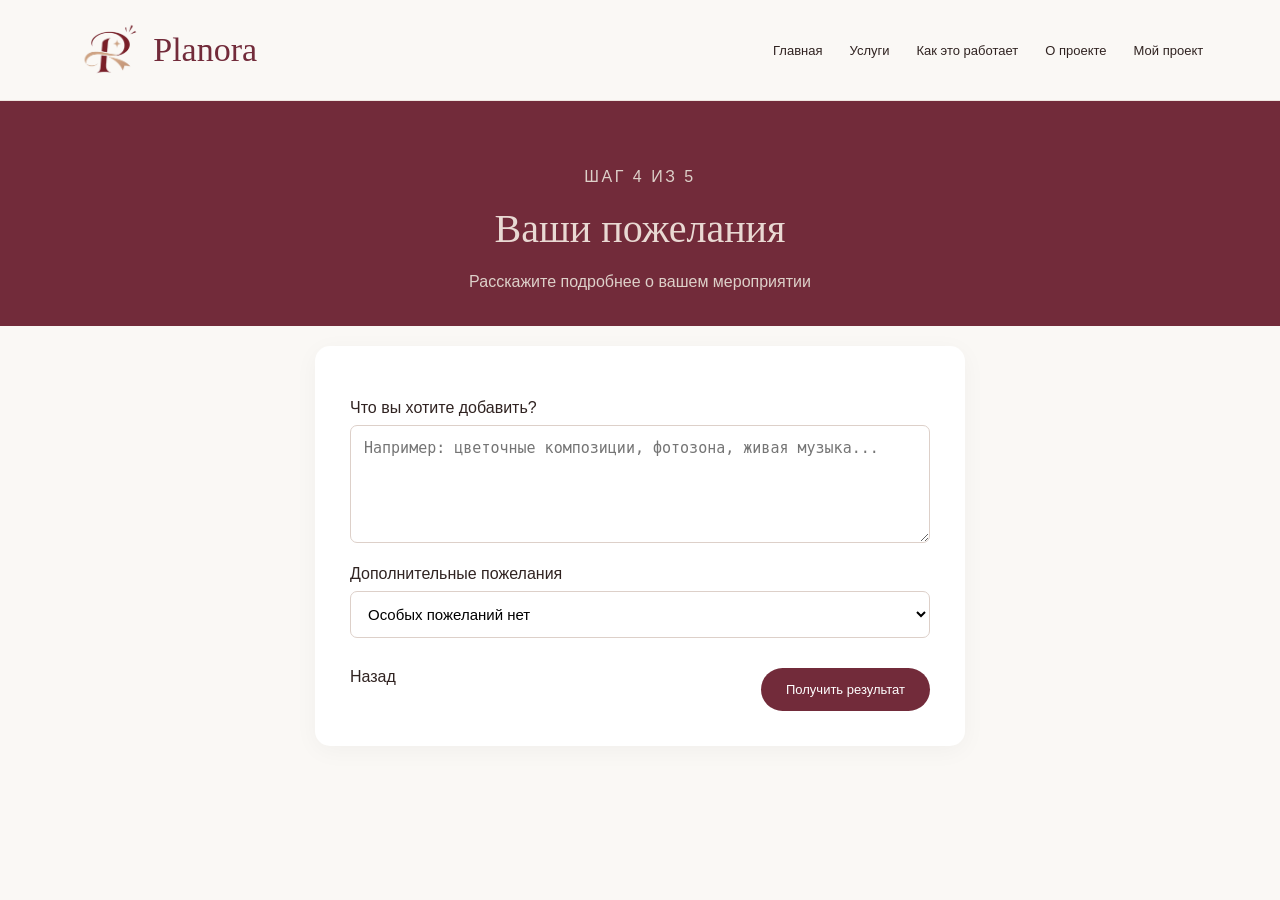
<file: wishes.html>
<!DOCTYPE html>
<html lang="ru">
<head>
    <meta charset="UTF-8">
    <meta name="viewport" content="width=device-width, initial-scale=1.0">
    <title>Пожелания — Planora</title>
    <link rel="stylesheet" href="style.css">
</head>
<body>

<header class="header">
    <a href="index.html" class="logo site-brand">
        <img src="images/logoo.png" alt="Planora логотип" class="site-brand-img">
        <span>Planora</span>
    </a>
    <nav>
        <a href="index.html">Главная</a>
        <a href="catalog.html">Услуги</a>
        <a href="how.html">Как это работает</a>
        <a href="about.html">О проекте</a>
        <a href="project.html">Мой проект</a>
    </nav>
</header>

<section class="page-title">
    <p class="subtitle">ШАГ 4 ИЗ 5</p>
    <h1>Ваши пожелания</h1>
    <p>Расскажите подробнее о вашем мероприятии</p>
</section>

<div class="form-card">
    <label>Что вы хотите добавить?</label>
    <textarea rows="5" placeholder="Например: цветочные композиции, фотозона, живая музыка..."></textarea>

    <label>Дополнительные пожелания</label>
    <select>
        <option>Особых пожеланий нет</option>
        <option>Нужна детская зона</option>
        <option>Нужна музыкальная программа</option>
        <option>Нужна фото- и видеосъёмка</option>
    </select>

    <div class="step-links">
        <a href="style.html">Назад</a>
        <a href="result.html" class="btn">Получить результат</a>
    </div>
</div>

</body>
</html>
</file>
<file: style.css>
/* ОСНОВНЫЕ НАСТРОЙКИ */

* {
    margin: 0;
    padding: 0;
    box-sizing: border-box;
}

:root {
    --burgundy: #722B3A;
    --dark-burgundy: #54202C;
    --rose: #B68A85;
    --cream: #FAF8F5;
    --beige: #F0E6E0;
    --text: #302321;
    --muted: #827B77;
}

body {
    font-family: Arial, sans-serif;
    background: var(--cream);
    color: var(--text);
}

a {
    text-decoration: none;
    color: inherit;
}

h1, h2, h3 {
    font-family: Georgia, serif;
    font-weight: normal;
}

/* ШАПКА И ЛОГОТИП */

.header {
    background: var(--cream);
    min-height: 88px;
    padding: 15px 6%;
    display: flex;
    justify-content: space-between;
    align-items: center;
    border-bottom: 1px solid #eee5df;
    gap: 25px;
    position: relative;
    z-index: 20;
}

.site-brand {
    display: inline-flex;
    align-items: center;
    gap: 12px;
}

.site-brand-img {
    height: 70px;
    width: auto;
    object-fit: contain;
}

.site-brand-text {
    display: flex;
    flex-direction: column;
}

.logo {
    display: flex;
    align-items: center;
    gap: 10px;
    color: var(--burgundy);
    font-family: Georgia, serif;
    font-size: 34px;
    font-weight: normal;
    white-space: nowrap;
}

.logo-star {
    font-family: Georgia, serif;
    font-size: 48px;
    color: var(--burgundy);
    line-height: 1;
}

.logo-text {
    display: flex;
    flex-direction: column;
}

.logo-name {
    letter-spacing: -1px;
}

.logo-caption {
    font-family: Arial, sans-serif;
    font-size: 9px;
    letter-spacing: 2px;
    text-align: center;
    margin-top: 2px;
}

/* НАВИГАЦИЯ */

nav {
    display: flex;
    align-items: center;
    gap: 27px;
    font-size: 13px;
}

nav > a,
.dropdown > a {
    transition: 0.3s;
}

nav a:hover {
    color: #A15B68;
}

.dropdown {
    position: relative;
}

.dropdown-content {
    display: none;
    position: absolute;
    top: 100%;
    left: -15px;
    padding-top: 12px;
    background: white;
    min-width: 180px;
    box-shadow: 0 8px 25px #00000012;
    border-radius: 8px;
    overflow: hidden;
    z-index: 30;
}

.dropdown-content a {
    display: block;
    padding: 13px 16px;
    transition: 0.2s;
}

.dropdown-content a:hover {
    background: var(--beige);
    color: var(--burgundy);
}

.dropdown:hover .dropdown-content,
.dropdown:focus-within .dropdown-content {
    display: block;
}

.nav-project {
    background: var(--burgundy);
    color: white;
    padding: 13px 27px;
    border-radius: 30px;
}

nav .nav-project:hover {
    background: var(--dark-burgundy);
    color: white;
}

/* ГЛАВНЫЙ ЭКРАН */

.hero {
    padding: 55px 7%;
    display: flex;
    align-items: center;
    gap: 45px;
    background: var(--beige);
    min-height: 470px;
    overflow: hidden;
}

.hero-content {
    flex: 1;
    max-width: 520px;
}

.subtitle {
    color: #A16A6D;
    letter-spacing: 2.5px;
    font-size: 16px;
    margin-bottom: 20px;
}

h1 {
    font-size: 49px;
    line-height: 1.13;
    margin-bottom: 22px;
    color: var(--dark-burgundy);
}

.hero-content > p:not(.subtitle) {
    color: var(--muted);
    line-height: 1.8;
    font-size: 14px;
    margin-bottom: 28px;
    max-width: 430px;
}

.hero-image {
    flex: 1;
    position: relative;
    min-width: 0;
}

.hero-image img {
    width: 100%;
    height: 390px;
    object-fit: cover;
    border-radius: 180px 0 0 0;
    display: block;
    border: 1px solid #B68A85;
    padding: 5px;
}

/* КНОПКИ */

.btn {
    display: inline-block;
    background: var(--burgundy);
    color: white;
    padding: 14px 25px;
    border-radius: 30px;
    font-size: 13px;
    transition: 0.3s;
}

.btn:hover {
    background: var(--dark-burgundy);
    transform: translateY(-2px);
}

.btn-outline {
    display: inline-block;
    color: var(--burgundy);
    border: 1px solid var(--burgundy);
    padding: 12px 23px;
    border-radius: 30px;
    margin-left: 10px;
    font-size: 13px;
    transition: 0.3s;
}

.btn-outline:hover {
    background: var(--burgundy);
    color: white;
}

/* КАТЕГОРИИ */

.section {
    padding: 65px 7%;
}

.section-heading {
    text-align: center;
    margin-bottom: 35px;
}

.section-heading h2 {
    font-size: 35px;
    margin-bottom: 12px;
    color: var(--dark-burgundy);
}

.section-heading > p:last-child {
    color: var(--muted);
    font-size: 14px;
}

.category-grid {
    display: grid;
    grid-template-columns: repeat(5, minmax(0, 1fr));
    gap: 17px;
}

.categories-bg {
    background-color: #722B3A;
    width: 100%;
}

.categories-bg .section-heading h2 {
    color: #FAF8F5;
}

.categories-bg .section-heading > p:last-child,
.categories-bg .subtitle {
    color: #E9D9D3;
}

.category-card {
    background: var(--beige);
    padding: 9px 9px 17px;
    border-radius: 18px;
    overflow: hidden;
    transition: 0.3s;
    display: block;
}

.category-card:hover {
    transform: translateY(-5px);
    box-shadow: 0 10px 25px #00000012;
}

.category-card img {
    width: 100%;
    height: 145px;
    object-fit: cover;
    border-radius: 13px;
    display: block;
}

.category-card h3 {
    font-size: 18px;
    margin: 15px 7px 6px;
    color: var(--dark-burgundy);
}


.category-card p {
    color: var(--muted);
    font-size: 12px;
    margin: 0 7px;
    line-height: 1.5;
}

/* НИЖНИЙ БЛОК */

.bottom-banner {
    background: var(--beige);
    text-align: center;
    padding: 55px 20px;
    position: relative;
    overflow: hidden;
}

.bottom-banner::before {
    content: "";
    position: absolute;
    width: 280px;
    height: 100px;
    background: #E9D9D3;
    border-radius: 50%;
    left: -70px;
    top: -45px;
}

.bottom-banner::after {
    content: "";
    position: absolute;
    width: 300px;
    height: 120px;
    background: var(--burgundy);
    border-radius: 100% 0 0 0;
    right: -80px;
    bottom: -65px;
}

.bottom-banner .subtitle,
.bottom-banner h2,
.bottom-banner .btn {
    position: relative;
    z-index: 1;
}

.bottom-banner h2 {
    font-size: 30px;
    margin-bottom: 25px;
    color: var(--dark-burgundy);
}

footer {
    text-align: center;
    padding: 25px;
    color: var(--muted);
    font-size: 13px;
}

/* ЗАГОЛОВКИ ВНУТРЕННИХ СТРАНИЦ */

.page-title {
    text-align: center;
    padding: 55px 20px 35px;
    background-color: #722B3A;
}

.page-title h1 {
    font-size: 40px;
    color: #E9D9D3;
}

.page-title p {
    color: #ddd0c9;
    margin-top: 12px;
}

/* КАРТОЧКИ УСЛУГ */

.cards {
    display: grid;
    grid-template-columns: repeat(3, 1fr);
    gap: 25px;
    padding: 20px 7% 70px;
}

.service-card {
    background: white;
    border-radius: 13px;
    overflow: hidden;
    padding-bottom: 22px;
    box-shadow: 0 5px 20px #00000008;
    transition: 0.3s;
}

.service-card:hover {
    transform: translateY(-4px);
    box-shadow: 0 10px 25px #00000012;
}

.service-card img {
    width: 100%;
    height: 230px;
    object-fit: cover;
}

.service-card h3 {
    font-size: 22px;
    margin: 18px;
}

.service-card p {
    color: var(--muted);
    margin: 0 18px 12px;
    line-height: 1.5;
}

.price {
    color: var(--burgundy);
    font-weight: bold;
    margin: 0 18px;
}

/* КНОПКА НАЗАД */

.back-link {
    display: inline-block;
    margin: 25px 7% 0;
    color: var(--burgundy);
    font-size: 14px;
    transition: 0.3s;
}

.back-link:hover {
    color: var(--rose);
    transform: translateX(-3px);
}

/* ТЕКСТОВЫЕ СТРАНИЦЫ */

.content {
    max-width: 1000px;
    margin: auto;
    padding: 35px 25px 70px;
    line-height: 1.8;
}

.content h2 {
    margin: 25px 0 12px;
    color: var(--dark-burgundy);
}

.content img {
    width: 100%;
    max-height: 400px;
    object-fit: cover;
    border-radius: 15px;
    margin: 20px 0;
}

/* ФОРМЫ */

.form-card {
    max-width: 650px;
    margin: 20px auto 70px;
    background: white;
    padding: 35px;
    border-radius: 15px;
    box-shadow: 0 5px 25px #0000000a;
}

.form-card label {
    display: block;
    margin: 18px 0 8px;
}

.form-card input,
.form-card select,
.form-card textarea {
    width: 100%;
    padding: 13px;
    border: 1px solid #ddd0c9;
    border-radius: 7px;
    font-size: 15px;
    background: #fff;
}

.form-card button {
    border: none;
    cursor: pointer;
    font-size: 15px;
    margin-top: 25px;
}

.step-links {
    display: flex;
    justify-content: space-between;
    margin-top: 30px;
}

.project-info {
    background: white;
    padding: 25px;
    border-radius: 12px;
    margin-bottom: 20px;
}

.project-info p {
    margin: 10px 0;
}

/* АДАПТАЦИЯ */

@media (max-width: 1000px) {
    .header {
        padding: 15px 4%;
    }

    nav {
        gap: 15px;
    }

    .category-grid {
        grid-template-columns: repeat(3, 1fr);
    }

    .category-card img {
        height: 170px;
    }
}

@media (max-width: 800px) {
    .header {
        flex-direction: column;
        gap: 17px;
    }

    nav {
        flex-wrap: wrap;
        justify-content: center;
        gap: 14px;
    }

    .hero {
        flex-direction: column;
        padding: 35px 6%;
    }

    .hero-content {
        max-width: 100%;
    }

    h1 {
        font-size: 36px;
    }

    .hero-image {
        width: 100%;
    }

    .hero-image img {
        height: 280px;
        border-radius: 100px 0 0 0;
    }

    .category-grid,
    .cards {
        grid-template-columns: repeat(2, 1fr);
    }
}

@media (max-width: 500px) {
    .logo {
        font-size: 29px;
    }

    .logo-star {
        font-size: 40px;
    }

    nav {
        font-size: 12px;
        gap: 12px;
    }

    .category-grid,
    .cards {
        grid-template-columns: 1fr;
    }

    .category-card img {
        height: 190px;
    }

    .section-heading h2 {
        font-size: 29px;
    }

    .form-card {
        margin: 20px 15px 50px;
        padding: 22px;
    }

    .btn-outline {
        margin: 10px 0 0;
    }
}
</file>
